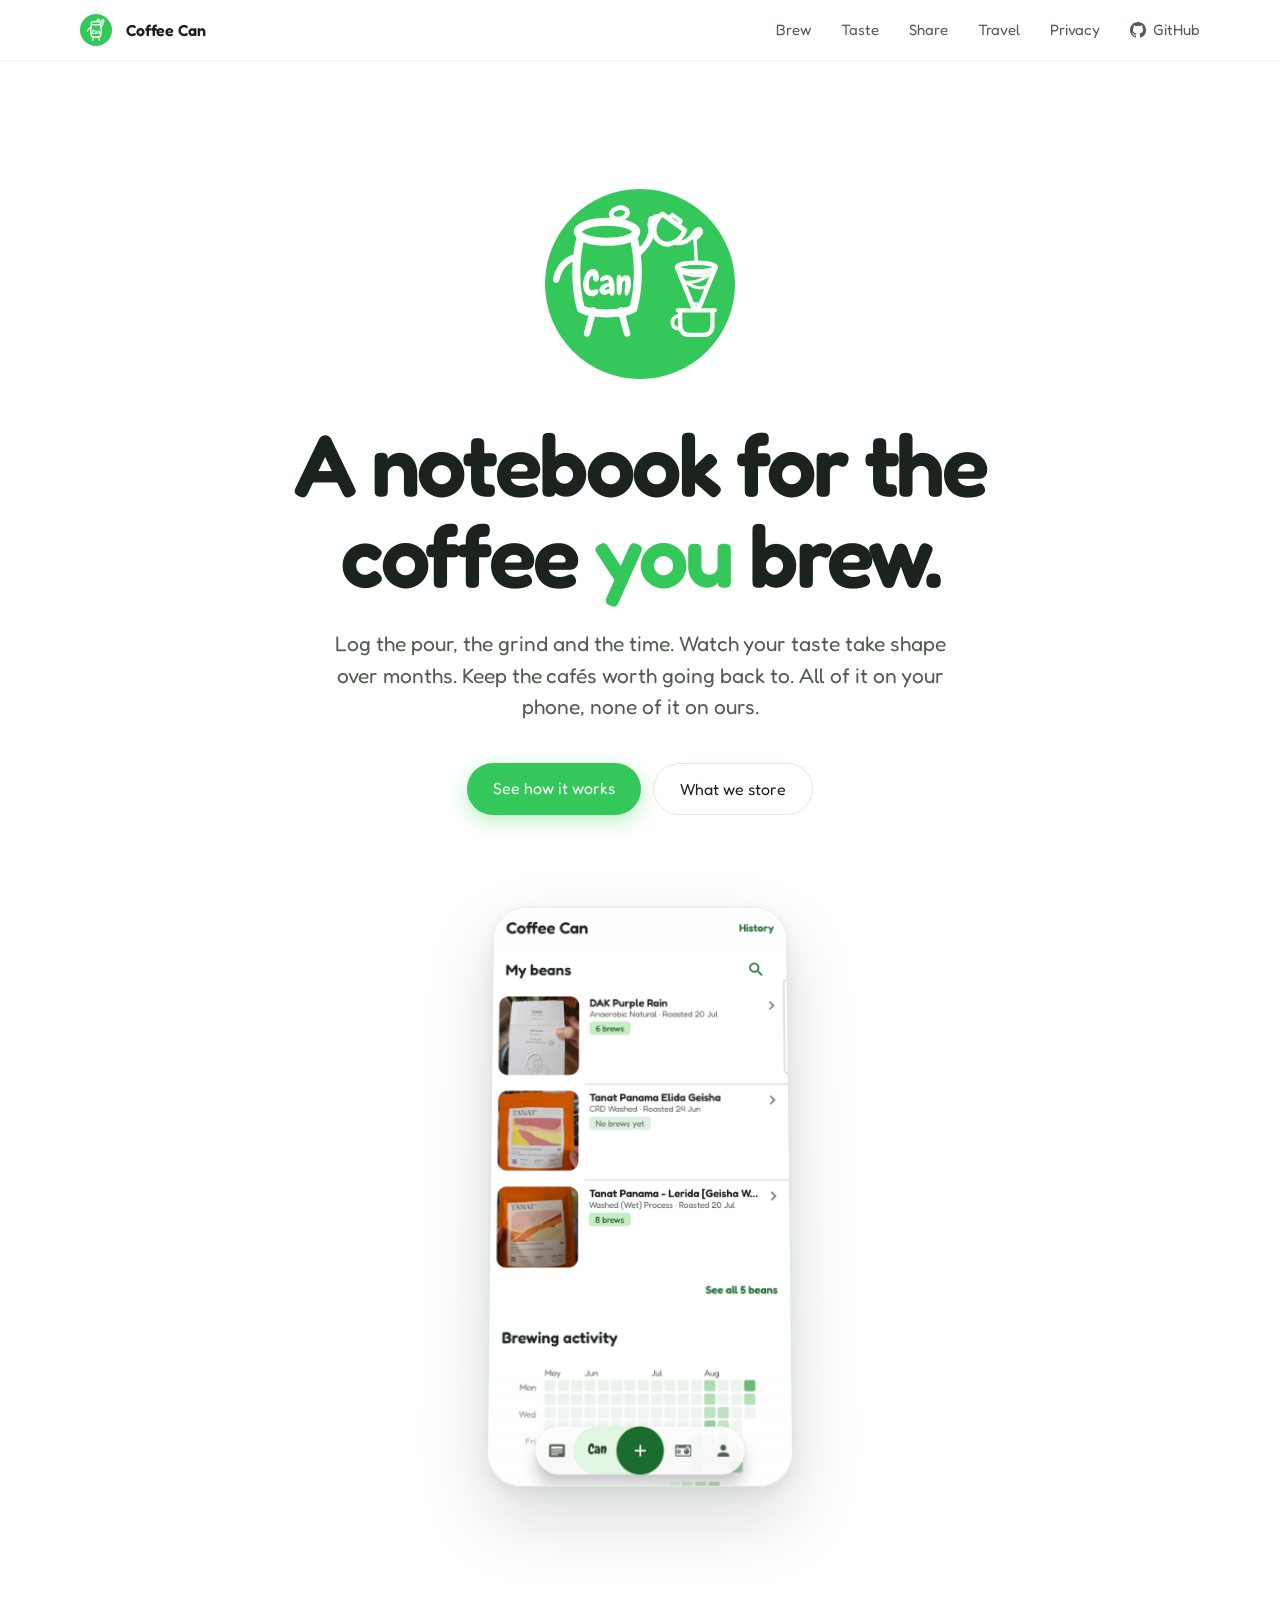
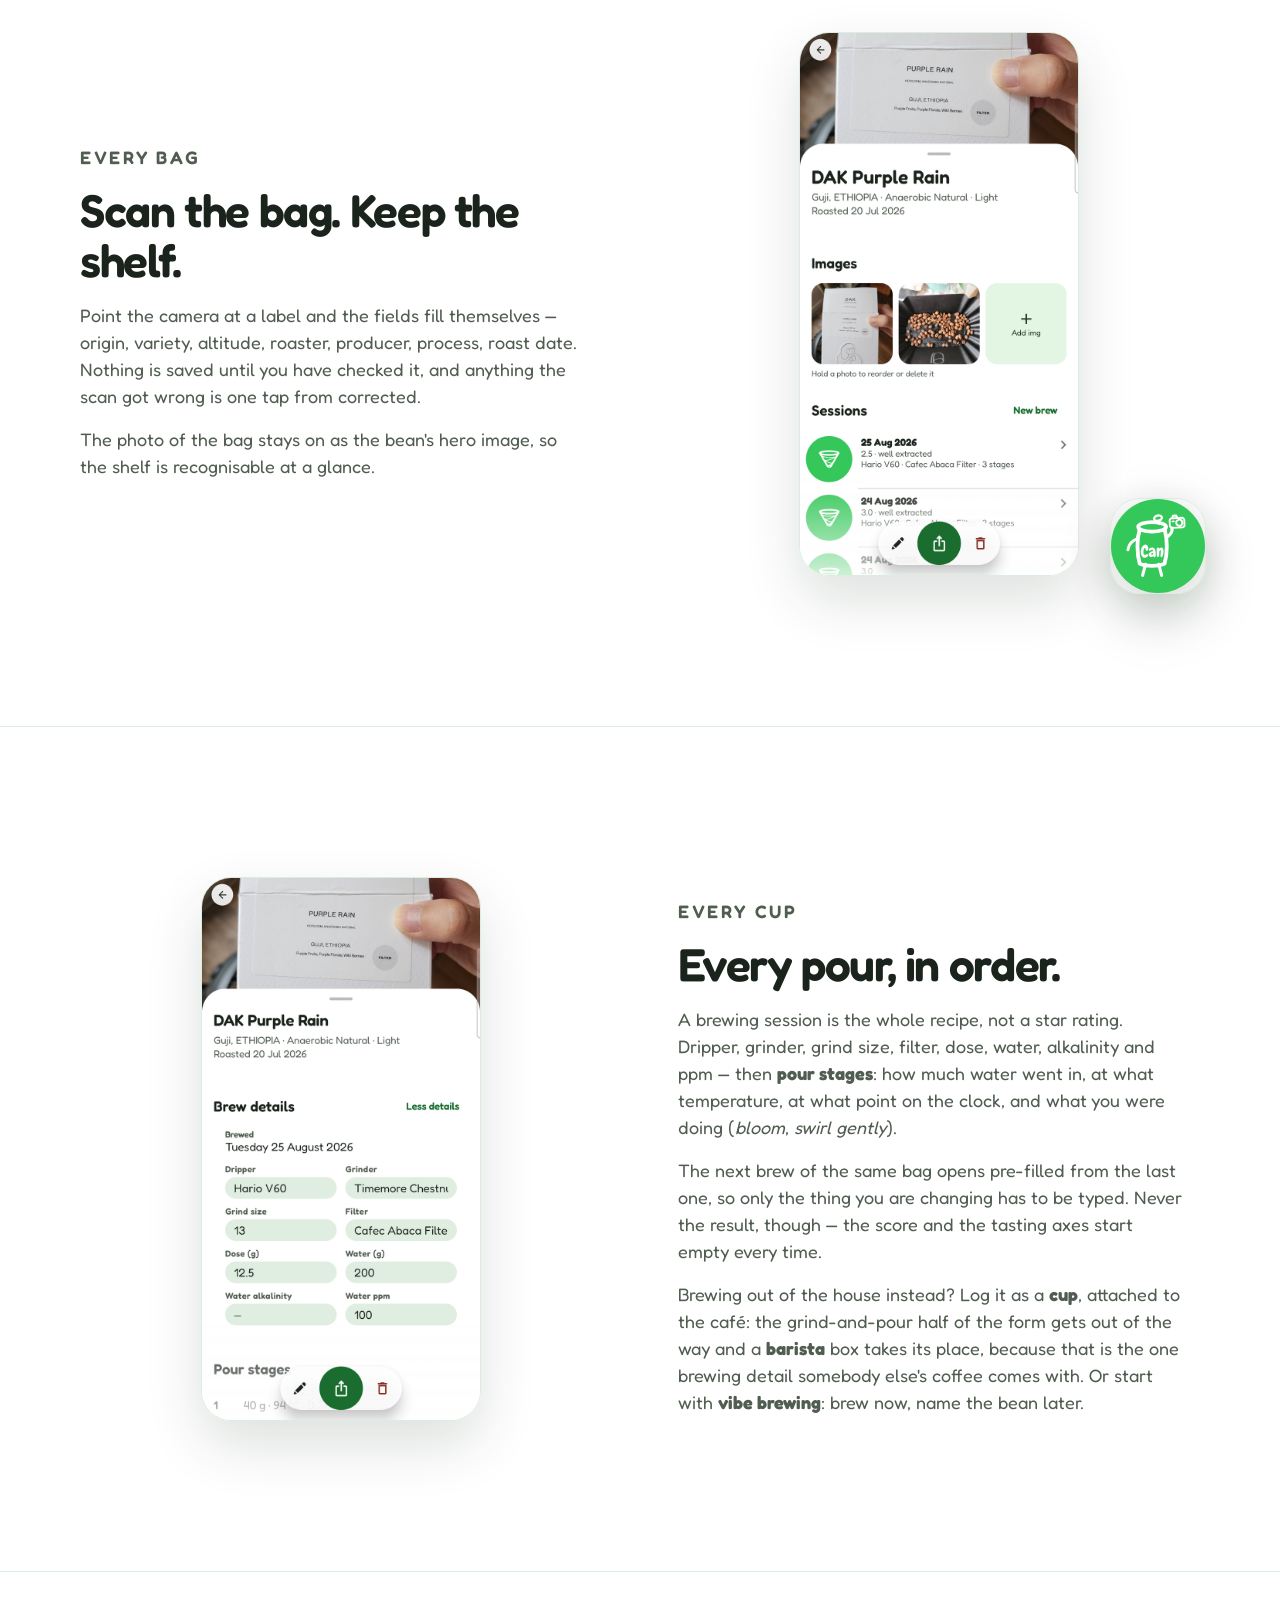
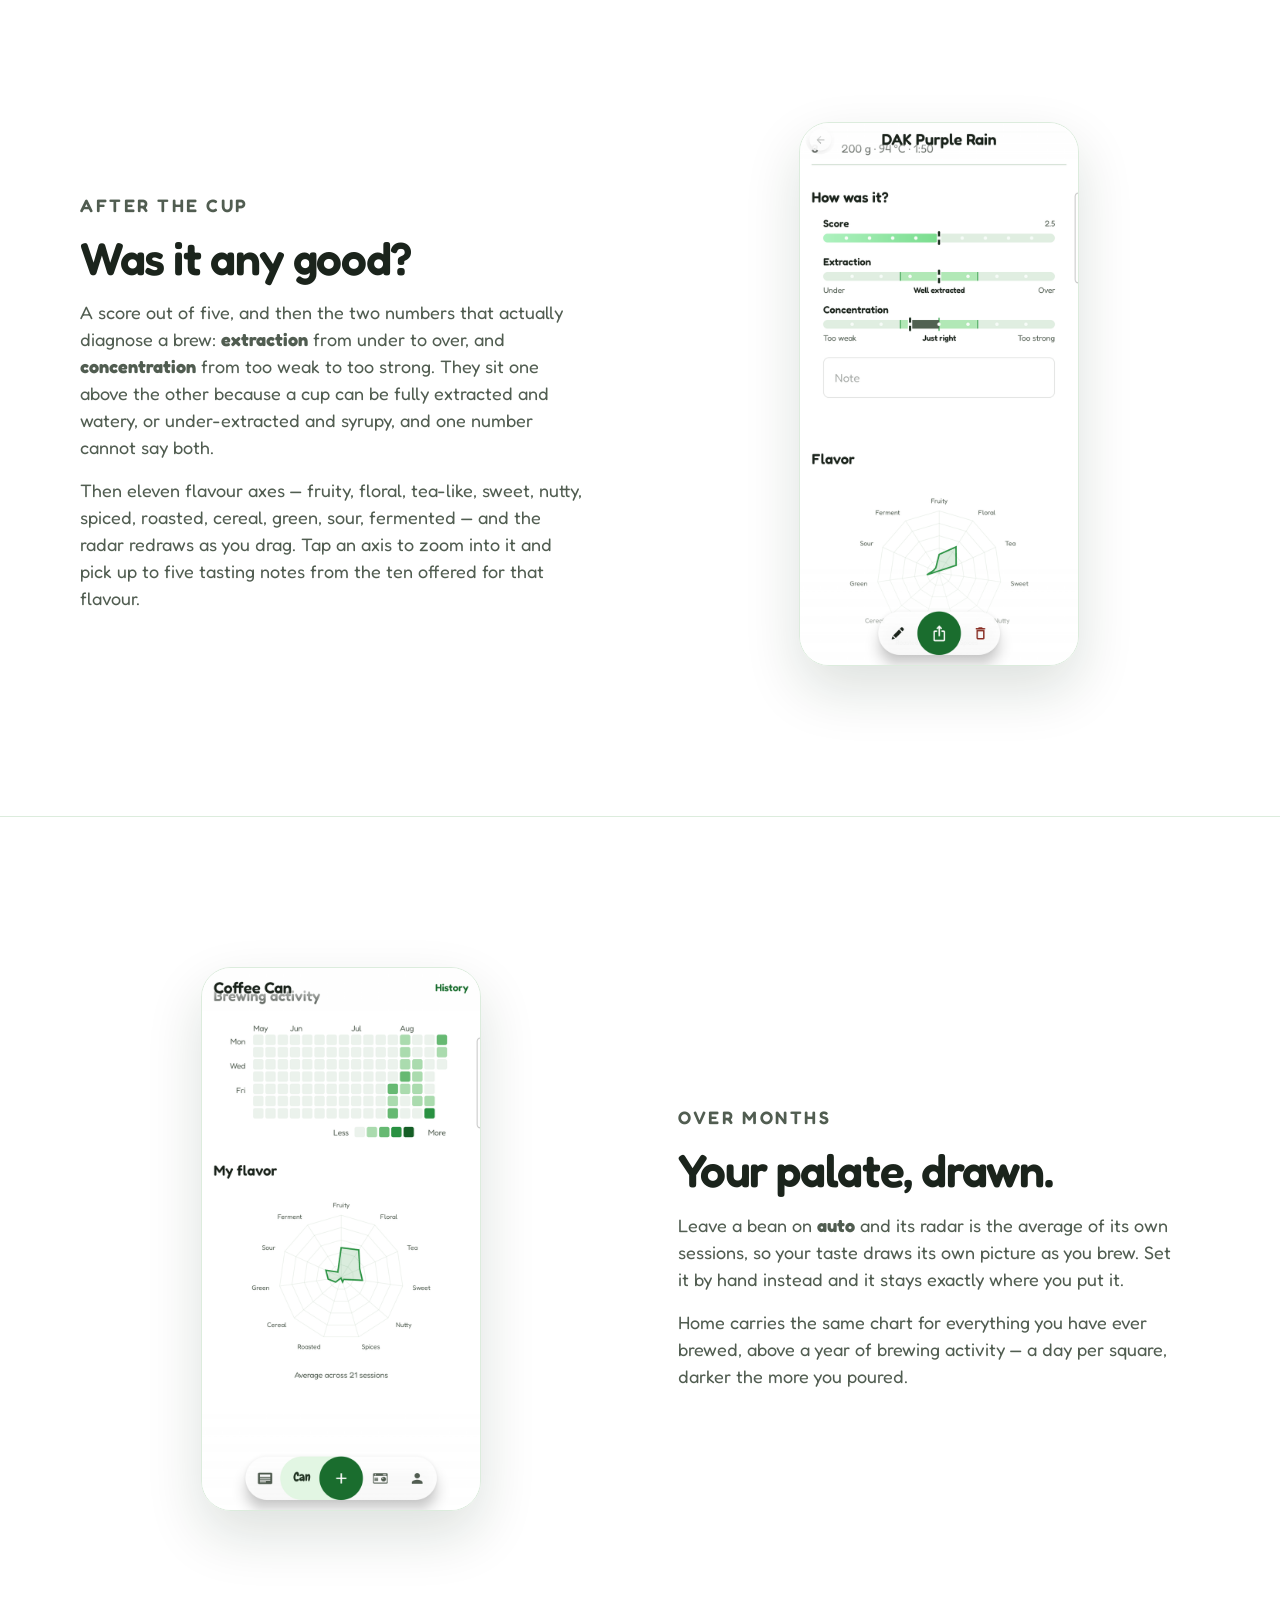
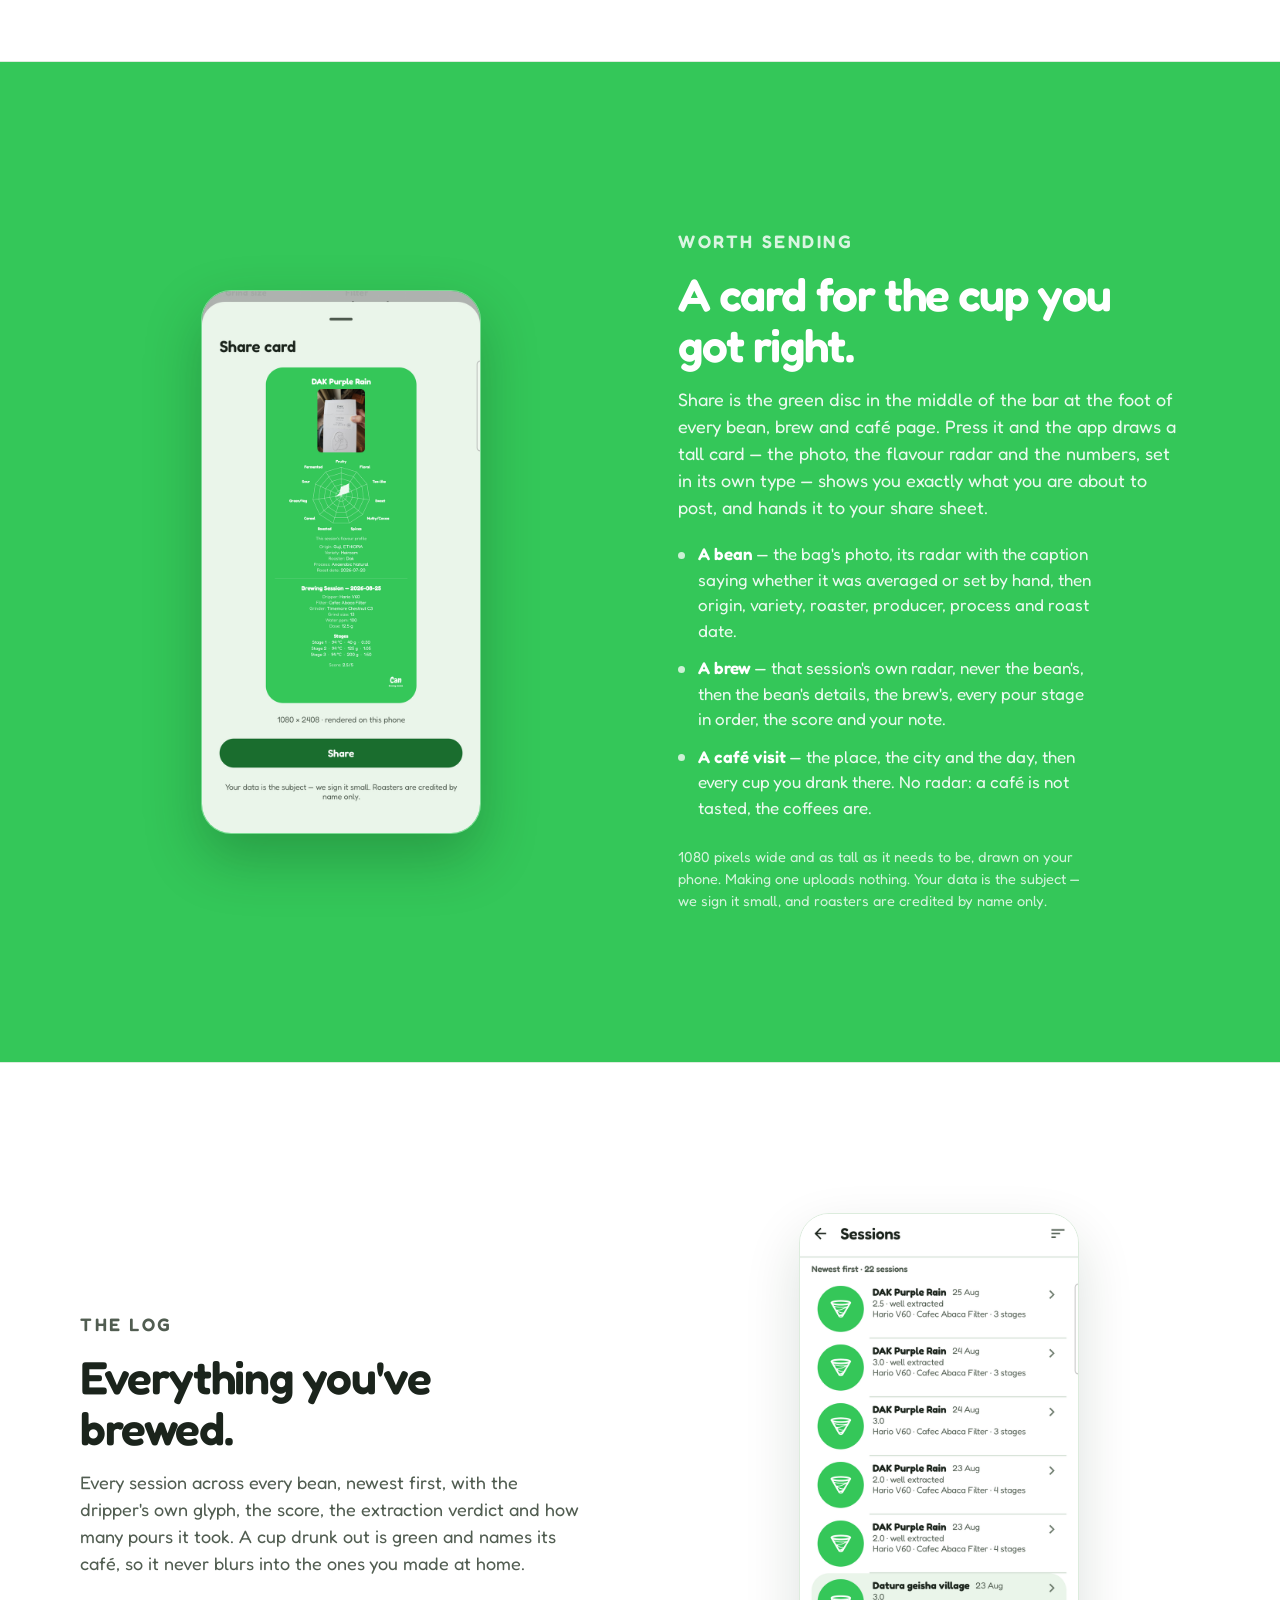
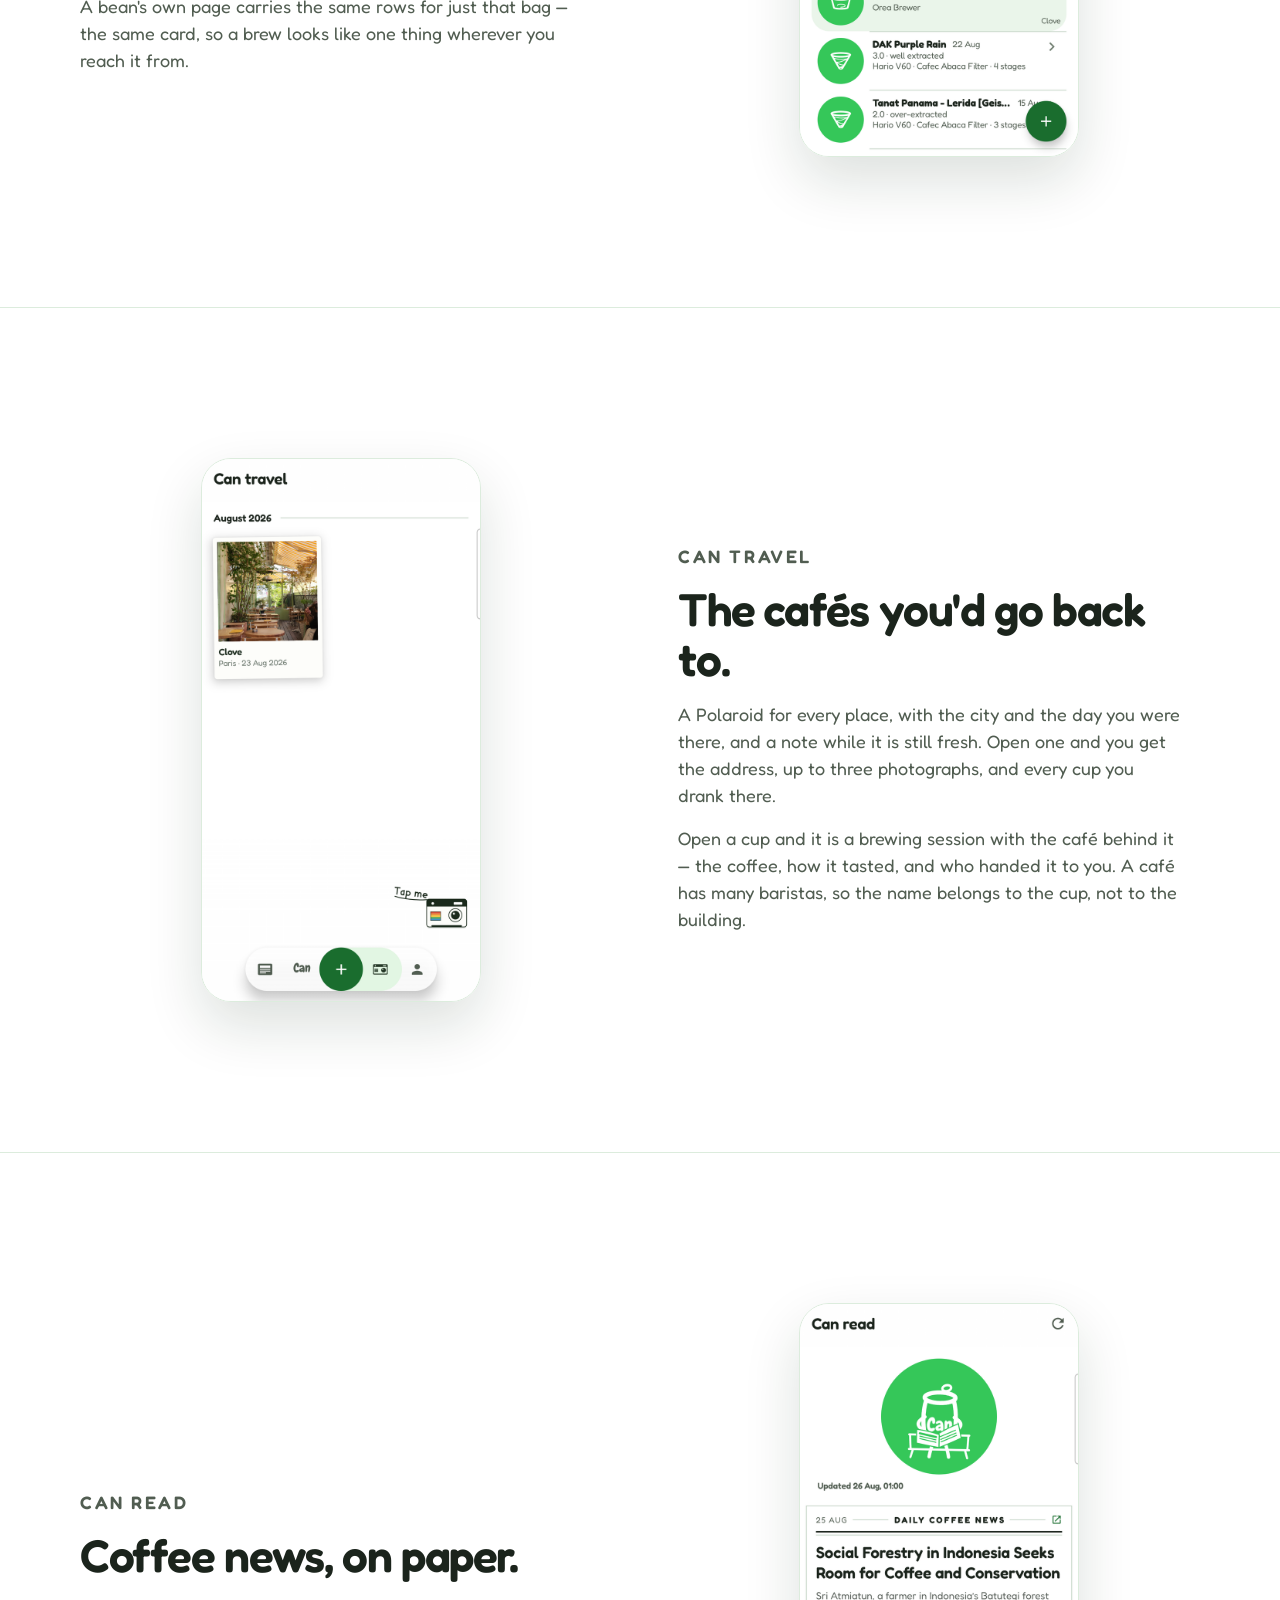
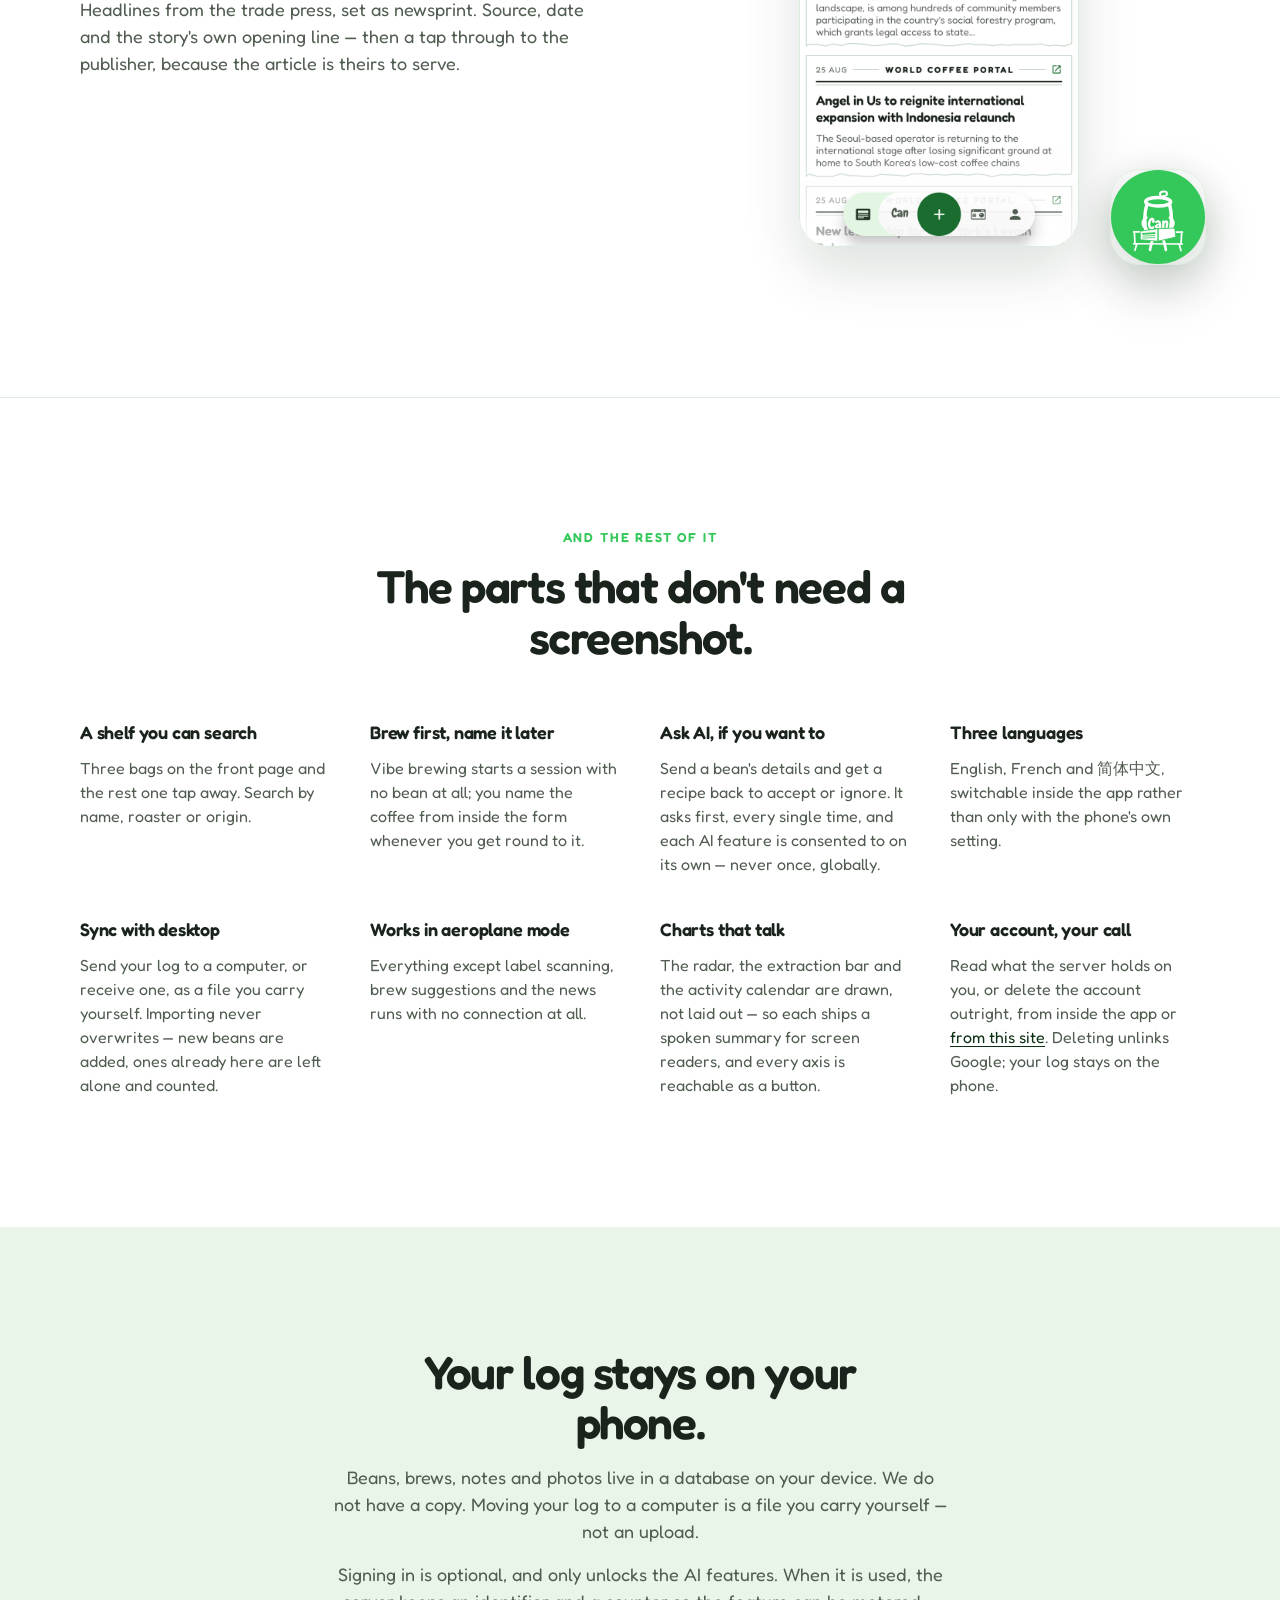
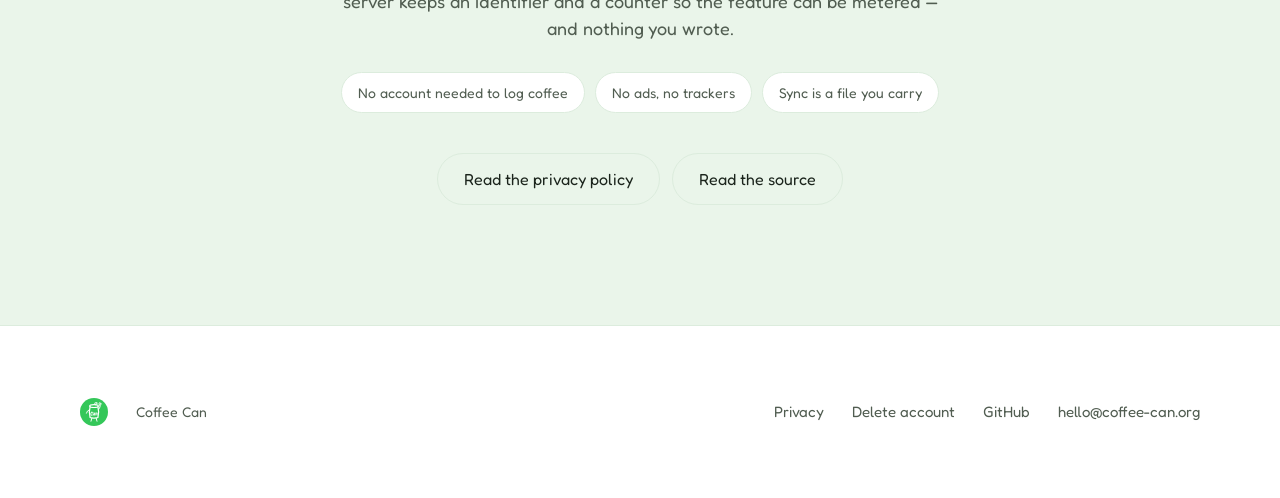
<file: coffee_website/index.html>
<!doctype html>
<html lang="en">
<head>
<meta charset="utf-8">
<meta name="viewport" content="width=device-width, initial-scale=1">
<title>Coffee Can — a notebook for the coffee you brew</title>
<meta name="description" content="Log every pour-over, watch your taste take shape, and keep the cafés you loved. Coffee Can is a coffee notebook for Android.">
<meta name="theme-color" content="#34C759">
<link rel="icon" href="assets/canboy.svg" type="image/svg+xml">
<meta property="og:title" content="Coffee Can">
<meta property="og:description" content="A notebook for the coffee you brew.">
<meta property="og:type" content="website">
<meta property="og:url" content="https://coffee-can.org/">
<link rel="preconnect" href="https://fonts.googleapis.com">
<link rel="preconnect" href="https://fonts.gstatic.com" crossorigin>
<link href="https://fonts.googleapis.com/css2?family=Fredoka:wght@400;500;600&display=swap" rel="stylesheet">
<link rel="stylesheet" href="style.css">
</head>
<body>

<header>
  <div class="wrap">
    <img src="assets/canboy.svg" alt="">
    <b>Coffee Can</b>
    <nav>
      <a href="#brew">Brew</a>
      <a href="#taste">Taste</a>
      <a href="#share">Share</a>
      <a href="#travel">Travel</a>
      <a href="privacy/">Privacy</a>
      <a class="gh" href="https://github.com/raulniconico/local_agent" rel="noopener">
        <svg viewBox="0 0 16 16" aria-hidden="true" width="16" height="16"><path fill="currentColor" d="M8 0C3.58 0 0 3.58 0 8c0 3.54 2.29 6.53 5.47 7.59.4.07.55-.17.55-.38 0-.19-.01-.82-.01-1.49-2.01.37-2.53-.49-2.69-.94-.09-.23-.48-.94-.82-1.13-.28-.15-.68-.52-.01-.53.63-.01 1.08.58 1.23.82.72 1.21 1.87.87 2.33.66.07-.52.28-.87.51-1.07-1.78-.2-3.64-.89-3.64-3.95 0-.87.31-1.59.82-2.15-.08-.2-.36-1.02.08-2.12 0 0 .67-.21 2.2.82a7.4 7.4 0 0 1 2-.27c.68 0 1.36.09 2 .27 1.53-1.04 2.2-.82 2.2-.82.44 1.1.16 1.92.08 2.12.51.56.82 1.27.82 2.15 0 3.07-1.87 3.75-3.65 3.95.29.25.54.73.54 1.48 0 1.07-.01 1.93-.01 2.2 0 .21.15.46.55.38A8.01 8.01 0 0 0 16 8c0-4.42-3.58-8-8-8Z"/></svg>
        <span>GitHub</span>
      </a>
    </nav>
  </div>
</header>

<main>

  <section class="hero wrap">
    <img class="hero-mark" src="assets/canboy-v60.svg" alt="Can-boy brewing a pour-over">
    <h1>A notebook for the coffee <em>you</em> brew.</h1>
    <p class="lede">
      Log the pour, the grind and the time. Watch your taste take shape over
      months. Keep the cafés worth going back to. All of it on your phone,
      none of it on ours.
    </p>
    <div class="cta">
      <a class="btn btn-primary" href="#scan">See how it works</a>
      <a class="btn btn-ghost" href="#privacy">What we store</a>
    </div>
    <div class="hero-shot">
      <img src="assets/shot-home.png" width="720" height="1404"
           alt="The Coffee Can home screen, showing a shelf of beans and a brewing-activity calendar">
    </div>
  </section>

  <section class="feature reveal" id="scan">
    <div class="wrap">
      <div class="copy">
        <p class="eyebrow">Every bag</p>
        <h2>Scan the bag. Keep the shelf.</h2>
        <p>
          Point the camera at a label and the fields fill themselves — origin,
          variety, altitude, roaster, producer, process, roast date. Nothing is
          saved until you have checked it, and anything the scan got wrong is
          one tap from corrected.
        </p>
        <p>
          The photo of the bag stays on as the bean's hero image, so the shelf
          is recognisable at a glance.
        </p>
      </div>
      <div class="shot">
        <img src="assets/shot-bean.png" width="720" height="1404"
             alt="A bean page showing origin, process, roast level and past brews">
        <img class="mascot" src="assets/canboy-camera.svg" alt="">
      </div>
    </div>
  </section>

  <section class="feature flip reveal" id="brew">
    <div class="wrap">
      <div class="copy">
        <p class="eyebrow">Every cup</p>
        <h2>Every pour, in order.</h2>
        <p>
          A brewing session is the whole recipe, not a star rating. Dripper,
          grinder, grind size, filter, dose, water, alkalinity and
          ppm — then <b>pour stages</b>: how much water went in, at what
          temperature, at what point on the clock, and what you were doing
          (<em>bloom</em>, <em>swirl gently</em>).
        </p>
        <p>
          The next brew of the same bag opens pre-filled from the last one, so
          only the thing you are changing has to be typed. Never the result,
          though — the score and the tasting axes start empty every time.
        </p>
        <p>
          Brewing out of the house instead? Log it as a <b>cup</b>, attached to
          the café: the grind-and-pour half of the form gets out of the way and
          a <b>barista</b> box takes its place, because that is the one brewing
          detail somebody else's coffee comes with. Or start with <b>vibe
          brewing</b>: brew now, name the bean later.
        </p>
      </div>
      <div class="shot">
        <img src="assets/shot-brew.png" width="720" height="1404"
             alt="A brew session: the bag's photo as the page header, then Brew details — brewed date, dripper, grinder, grind size, filter, dose, water, alkalinity and ppm — with Pour stages under them and modify, share and delete floating at the foot">
      </div>
    </div>
  </section>

  <section class="feature reveal" id="score">
    <div class="wrap">
      <div class="copy">
        <p class="eyebrow">After the cup</p>
        <h2>Was it any good?</h2>
        <p>
          A score out of five, and then the two numbers that actually diagnose
          a brew: <b>extraction</b> from under to over, and <b>concentration</b>
          from too weak to too strong. They sit one above the other because a
          cup can be fully extracted and watery, or under-extracted and syrupy,
          and one number cannot say both.
        </p>
        <p>
          Then eleven flavour axes — fruity, floral, tea-like, sweet, nutty,
          spiced, roasted, cereal, green, sour, fermented — and the radar
          redraws as you drag. Tap an axis to zoom into it and pick up to five
          tasting notes from the ten offered for that flavour.
        </p>
      </div>
      <div class="shot">
        <img src="assets/shot-score.png" width="720" height="1404"
             alt="How was it? — a score slider, an extraction bar from under to over, a concentration bar from too weak to too strong, a note, and the eleven-axis flavour radar">
      </div>
    </div>
  </section>

  <section class="feature flip reveal" id="taste">
    <div class="wrap">
      <div class="copy">
        <p class="eyebrow">Over months</p>
        <h2>Your palate, drawn.</h2>
        <p>
          Leave a bean on <b>auto</b> and its radar is the average of its own
          sessions, so your taste draws its own picture as you brew. Set it by
          hand instead and it stays exactly where you put it.
        </p>
        <p>
          Home carries the same chart for everything you have ever brewed,
          above a year of brewing activity — a day per square, darker the more
          you poured.
        </p>
      </div>
      <div class="shot">
        <img src="assets/shot-radar.png" width="720" height="1404"
             alt="A brewing-activity calendar above My flavor — an eleven-axis radar averaged across twenty-one sessions">
      </div>
    </div>
  </section>

  <section class="feature flip reveal band-brand" id="share">
    <div class="wrap">
      <div class="copy">
        <p class="eyebrow">Worth sending</p>
        <h2>A card for the cup you got right.</h2>
        <p>
          Share is the green disc in the middle of the bar at the foot of every
          bean, brew and café page. Press it and the app draws a tall card —
          the photo, the flavour radar and the numbers, set in its own type —
          shows you exactly what you are about to post, and hands it to your
          share sheet.
        </p>
        <ul class="what">
          <li><b>A bean</b> — the bag's photo, its radar with the caption
            saying whether it was averaged or set by hand, then origin,
            variety, roaster, producer, process and roast date.</li>
          <li><b>A brew</b> — that session's own radar, never the bean's, then
            the bean's details, the brew's, every pour stage in order, the
            score and your note.</li>
          <li><b>A café visit</b> — the place, the city and the day, then every
            cup you drank there. No radar: a café is not tasted, the coffees
            are.</li>
        </ul>
        <p class="fineprint">
          1080 pixels wide and as tall as it needs to be, drawn on your phone.
          Making one uploads nothing. Your data is the subject — we sign it
          small, and roasters are credited by name only.
        </p>
      </div>
      <div class="shot">
        <img src="assets/shot-share.png" width="720" height="1404"
             alt="The share sheet: a preview of the green card for a DAK Purple Rain brew — photo, flavour radar, bean details, the brew's own details, three pour stages and the score — above the line reading 1080 by 2408, rendered on this phone">
      </div>
    </div>
  </section>

  <section class="feature reveal" id="history">
    <div class="wrap">
      <div class="copy">
        <p class="eyebrow">The log</p>
        <h2>Everything you've brewed.</h2>
        <p>
          Every session across every bean, newest first, with the dripper's own
          glyph, the score, the extraction verdict and how many pours it took.
          A cup drunk out is green and names its café, so it never blurs into
          the ones you made at home.
        </p>
        <p>
          A bean's own page carries the same rows for just that bag — the same
          card, so a brew looks like one thing wherever you reach it from.
        </p>
      </div>
      <div class="shot">
        <img src="assets/shot-sessions.png" width="720" height="1404"
             alt="Sessions: twenty-two brews newest first, each with its dripper glyph, score, extraction verdict and stage count; one green row is a cup drunk at Clove in Paris">
      </div>
    </div>
  </section>

  <section class="feature flip reveal" id="travel">
    <div class="wrap">
      <div class="copy">
        <p class="eyebrow">Can travel</p>
        <h2>The cafés you'd go back to.</h2>
        <p>
          A Polaroid for every place, with the city and the day you were
          there, and a note while it is still fresh. Open one and you get the
          address, up to three photographs, and every cup you drank there.
        </p>
        <p>
          Open a cup and it is a brewing session with the café behind it — the
          coffee, how it tasted, and who handed it to you. A café has many
          baristas, so the name belongs to the cup, not to the building.
        </p>
      </div>
      <div class="shot">
        <img src="assets/shot-travel.png" width="720" height="1404"
             alt="Can travel, showing a Polaroid of a café in Paris">
      </div>
    </div>
  </section>

  <section class="feature reveal" id="read">
    <div class="wrap">
      <div class="copy">
        <p class="eyebrow">Can read</p>
        <h2>Coffee news, on paper.</h2>
        <p>
          Headlines from the trade press, set as newsprint. Source, date and
          the story's own opening line — then a tap through to the publisher,
          because the article is theirs to serve.
        </p>
      </div>
      <div class="shot">
        <img src="assets/shot-news.png" width="720" height="1404"
             alt="Can read, showing news headlines set as newspaper sheets">
        <img class="mascot" src="assets/canboy-news.svg" alt="">
      </div>
    </div>
  </section>

  <section class="grid-band reveal" id="more">
    <div class="wrap">
      <p class="eyebrow">And the rest of it</p>
      <h2>The parts that don't need a screenshot.</h2>
      <div class="grid">
        <div>
          <h3>A shelf you can search</h3>
          <p>Three bags on the front page and the rest one tap away. Search by
             name, roaster or origin.</p>
        </div>
        <div>
          <h3>Brew first, name it later</h3>
          <p>Vibe brewing starts a session with no bean at all; you name the
             coffee from inside the form whenever you get round to it.</p>
        </div>
        <div>
          <h3>Ask AI, if you want to</h3>
          <p>Send a bean's details and get a recipe back to accept or ignore.
             It asks first, every single time, and each AI feature is consented
             to on its own — never once, globally.</p>
        </div>
        <div>
          <h3>Three languages</h3>
          <p>English, French and 简体中文, switchable inside the app rather than
             only with the phone's own setting.</p>
        </div>
        <div>
          <h3>Sync with desktop</h3>
          <p>Send your log to a computer, or receive one, as a file you carry
             yourself. Importing never overwrites — new beans are added, ones
             already here are left alone and counted.</p>
        </div>
        <div>
          <h3>Works in aeroplane mode</h3>
          <p>Everything except label scanning, brew suggestions and the news
             runs with no connection at all.</p>
        </div>
        <div>
          <h3>Charts that talk</h3>
          <p>The radar, the extraction bar and the activity calendar are drawn,
             not laid out — so each ships a spoken summary for screen readers,
             and every axis is reachable as a button.</p>
        </div>
        <div>
          <h3>Your account, your call</h3>
          <p>Read what the server holds on you, or delete the account outright,
             from inside the app or <a href="delete/">from this site</a>.
             Deleting unlinks Google; your log stays on the phone.</p>
        </div>
      </div>
    </div>
  </section>

  <section class="band reveal" id="privacy">
    <div class="wrap">
      <h2>Your log stays on your phone.</h2>
      <p>
        Beans, brews, notes and photos live in a database on your device. We
        do not have a copy. Moving your log to a computer is a file you carry
        yourself — not an upload.
      </p>
      <p>
        Signing in is optional, and only unlocks the AI features. When it is
        used, the server keeps an identifier and a counter so the feature can
        be metered — and nothing you wrote.
      </p>
      <div class="pills">
        <span class="pill">No account needed to log coffee</span>
        <span class="pill">No ads, no trackers</span>
        <span class="pill">Sync is a file you carry</span>
      </div>
      <div class="cta" style="justify-content:center">
        <a class="btn btn-ghost" href="privacy/">Read the privacy policy</a>
        <a class="btn btn-ghost" href="https://github.com/raulniconico/local_agent" rel="noopener">Read the source</a>
      </div>
    </div>
  </section>

</main>

<footer>
  <div class="wrap">
    <img src="assets/canboy.svg" alt="" width="28" height="28">
    <small>Coffee Can</small>
    <span class="sp"></span>
    <a href="privacy/">Privacy</a>
    <a href="delete/">Delete account</a>
    <a href="https://github.com/raulniconico/local_agent" rel="noopener">GitHub</a>
    <a href="mailto:hello@coffee-can.org">hello@coffee-can.org</a>
  </div>
</footer>

<script>
  // Reveal on scroll. Guarded so the page is fully legible without JS and on
  // reduced-motion, where the CSS already opts out of the transform.
  if ('IntersectionObserver' in window) {
    const io = new IntersectionObserver((entries) => {
      for (const e of entries) {
        if (e.isIntersecting) { e.target.classList.add('in'); io.unobserve(e.target); }
      }
    }, { rootMargin: '0px 0px -12% 0px' });
    document.querySelectorAll('.reveal').forEach((el) => io.observe(el));
  } else {
    document.querySelectorAll('.reveal').forEach((el) => el.classList.add('in'));
  }

  // --- the screenshot lightbox ------------------------------------------
  //
  // Click a shot: it grows to the middle of the window while the page behind
  // it blurs. A PROGRESSIVE ENHANCEMENT -- none of this is in the markup, so
  // with JS off or without <dialog>.showModal() the shots stay ordinary
  // images at the size the layout gives them.
  (function () {
    // `:not(.mascot)` -- the corner can-boys live inside `.shot` and are
    // decoration, not screenshots.
    const shots = document.querySelectorAll('.shot img:not(.mascot), .hero-shot img');
    if (!shots.length || !window.HTMLDialogElement || !HTMLDialogElement.prototype.showModal) return;

    const dialog = document.createElement('dialog');
    dialog.className = 'lightbox';
    const scrim = document.createElement('div');
    scrim.className = 'lb-scrim';
    const stage = document.createElement('div');
    stage.className = 'lb-stage';
    const big = document.createElement('img');
    stage.appendChild(big);
    dialog.append(scrim, stage);
    document.body.appendChild(dialog);

    const still = matchMedia('(prefers-reduced-motion: reduce)');
    let origin = null;

    // THE FLIP, with a centred transform-origin: map the final centred rect
    // back onto the thumbnail with one translate and one scale.
    function toThumb(rect) {
      const to = big.getBoundingClientRect();
      if (!to.width || !to.height) return '';   // nothing measured yet
      const s = rect.width / to.width;
      const dx = (rect.left + rect.width / 2) - (to.left + to.width / 2);
      const dy = (rect.top + rect.height / 2) - (to.top + to.height / 2);
      return `translate(${dx}px, ${dy}px) scale(${s})`;
    }

    function open(img) {
      origin = img;
      big.src = img.currentSrc || img.src;
      big.alt = img.alt;
      // THE INTRINSIC SIZE IS COPIED ACROSS, and this is the bug that made the
      // first cut of this land jammed against the top-left corner at ten times
      // its size. A fresh <img> has no layout size until its bitmap is
      // available, so measuring it in the same tick returned 0x0 -- and a FLIP
      // scale of thumbnailWidth/0 is a transform the browser then had nothing
      // sane to animate from. Handing over width/height gives the element its
      // aspect ratio immediately, so CSS can fit it on the very first frame.
      const nw = img.naturalWidth || img.width;
      const nh = img.naturalHeight || img.height;
      if (nw && nh) { big.width = nw; big.height = nh; }

      const from = img.getBoundingClientRect();
      dialog.showModal();

      // ONE FORCED REFLOW, NOT TWO ANIMATION FRAMES, and the difference is
      // the whole reason this works. The obvious spelling -- nested
      // `requestAnimationFrame`, set the start transform in the first and
      // release it in the second -- looks right and silently does not run:
      // measured in headless Chrome, the inner callback never fired, leaving
      // the image parked on its thumbnail transform, translated off the
      // bottom of the window. What the browser actually needs is for the
      // start state to be *committed to style* before the transition is
      // armed, and reading a layout property is what guarantees that, in this
      // tick, with no dependence on when a frame happens to be scheduled.
      const start = still.matches ? '' : toThumb(from);
      if (start) big.style.transform = start;
      void dialog.offsetWidth;                  // commit: scrim at 0, image on the thumbnail
      dialog.classList.add('open', 'animate');  // arm both transitions
      big.style.transform = '';                 // ...and let it travel
    }

    function finish() {
      dialog.close();
      dialog.classList.remove('open', 'animate');
      big.style.transform = '';
      big.removeAttribute('width');
      big.removeAttribute('height');
    }

    function close() {
      if (!dialog.open) return;
      dialog.classList.remove('open');           // the frost fades out with it
      if (still.matches || !origin) { finish(); return; }
      // Recomputed, not remembered: the page may have been scrolled or resized
      // while the shot was up.
      const back = toThumb(origin.getBoundingClientRect());
      if (!back) { finish(); return; }
      big.style.transform = back;
      big.addEventListener('transitionend', finish, { once: true });
      // `transitionend` never fires when the property is already at its target
      // -- which happens if a shot is clicked at exactly the size it opens to.
      // Without this the dialog would stay up forever.
      setTimeout(() => { if (dialog.open) finish(); }, 600);
    }

    shots.forEach((img) => {
      img.tabIndex = 0;
      img.setAttribute('role', 'button');
      img.addEventListener('click', () => open(img));
      img.addEventListener('keydown', (e) => {
        if (e.key === 'Enter' || e.key === ' ') { e.preventDefault(); open(img); }
      });
    });

    // Anywhere puts it back -- the image included. There is nothing else in
    // here to hit, so a close button would be one more thing drawn over a
    // photograph.
    dialog.addEventListener('click', close);
    // Escape is <dialog>'s own; intercept it so the way back is animated too
    // rather than the image vanishing while the frost fades.
    dialog.addEventListener('cancel', (e) => { e.preventDefault(); close(); });
  })();
</script>
</body>
</html>
</file>
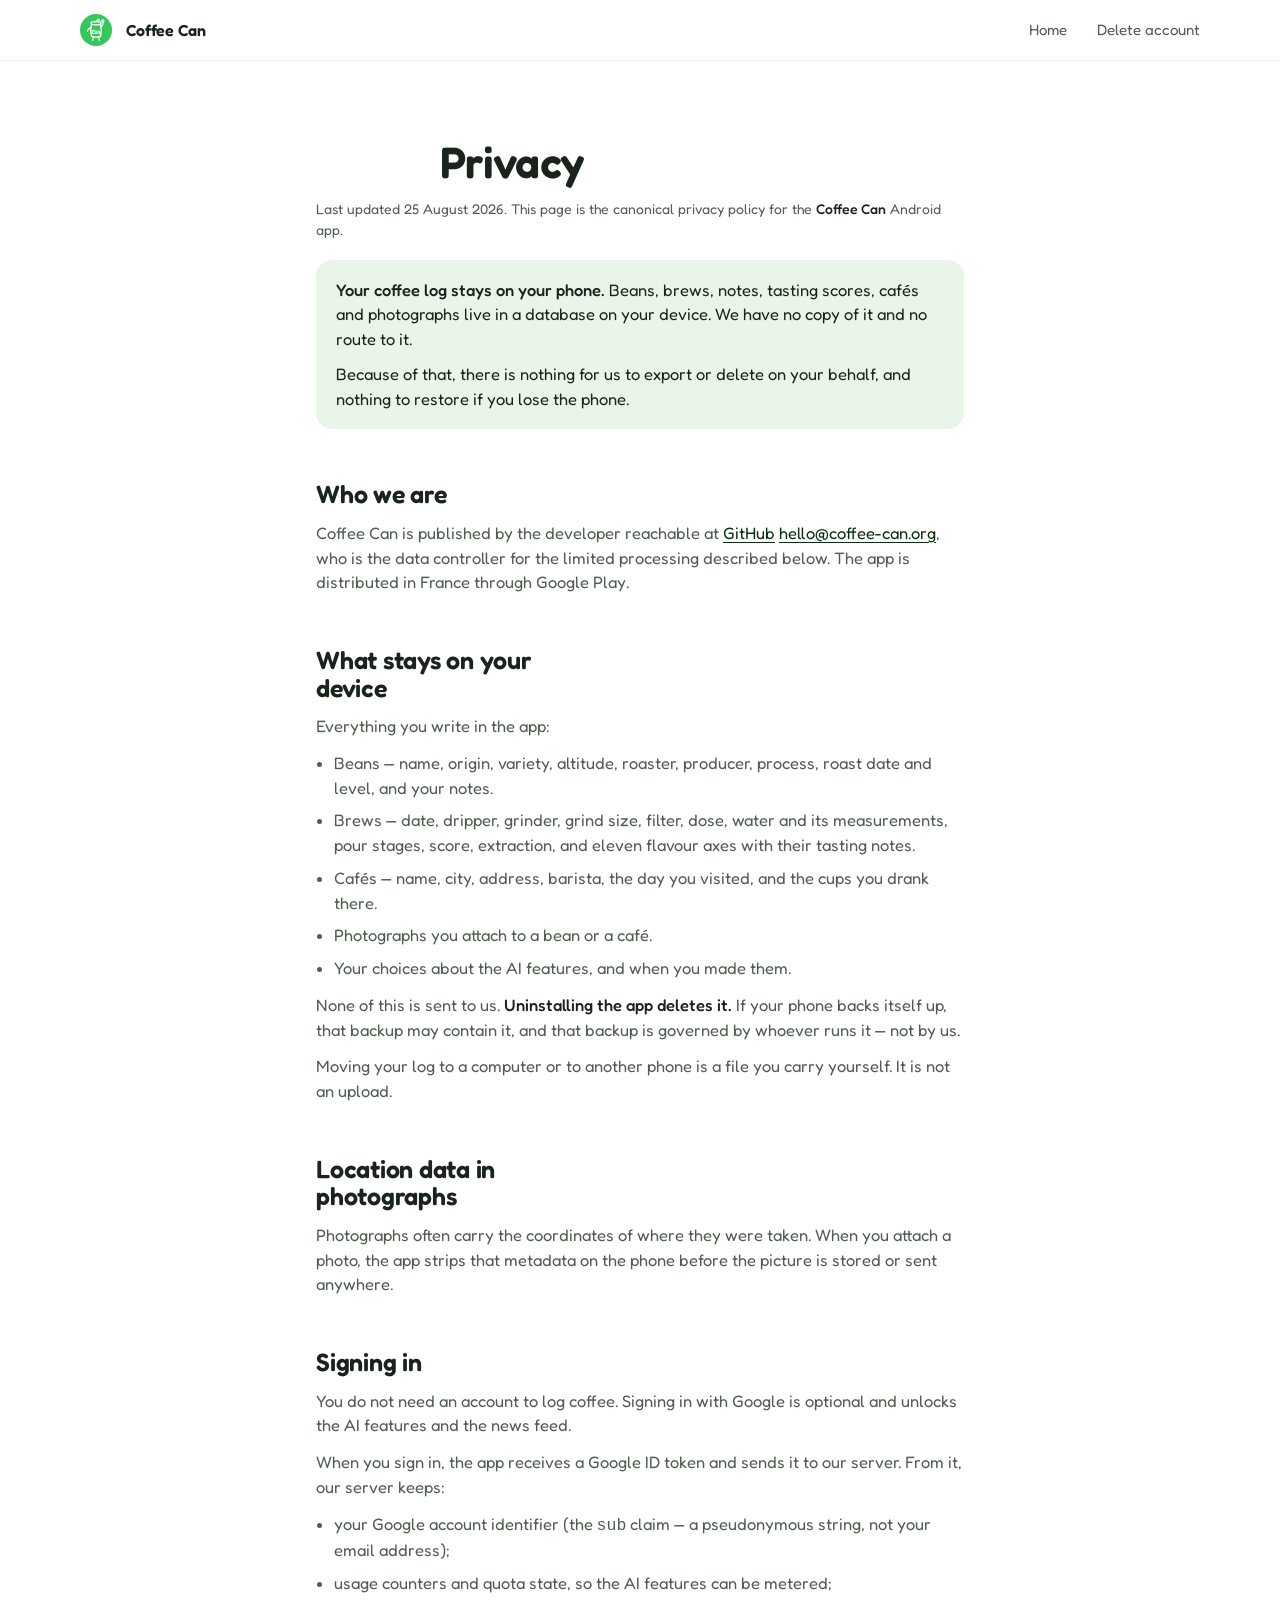
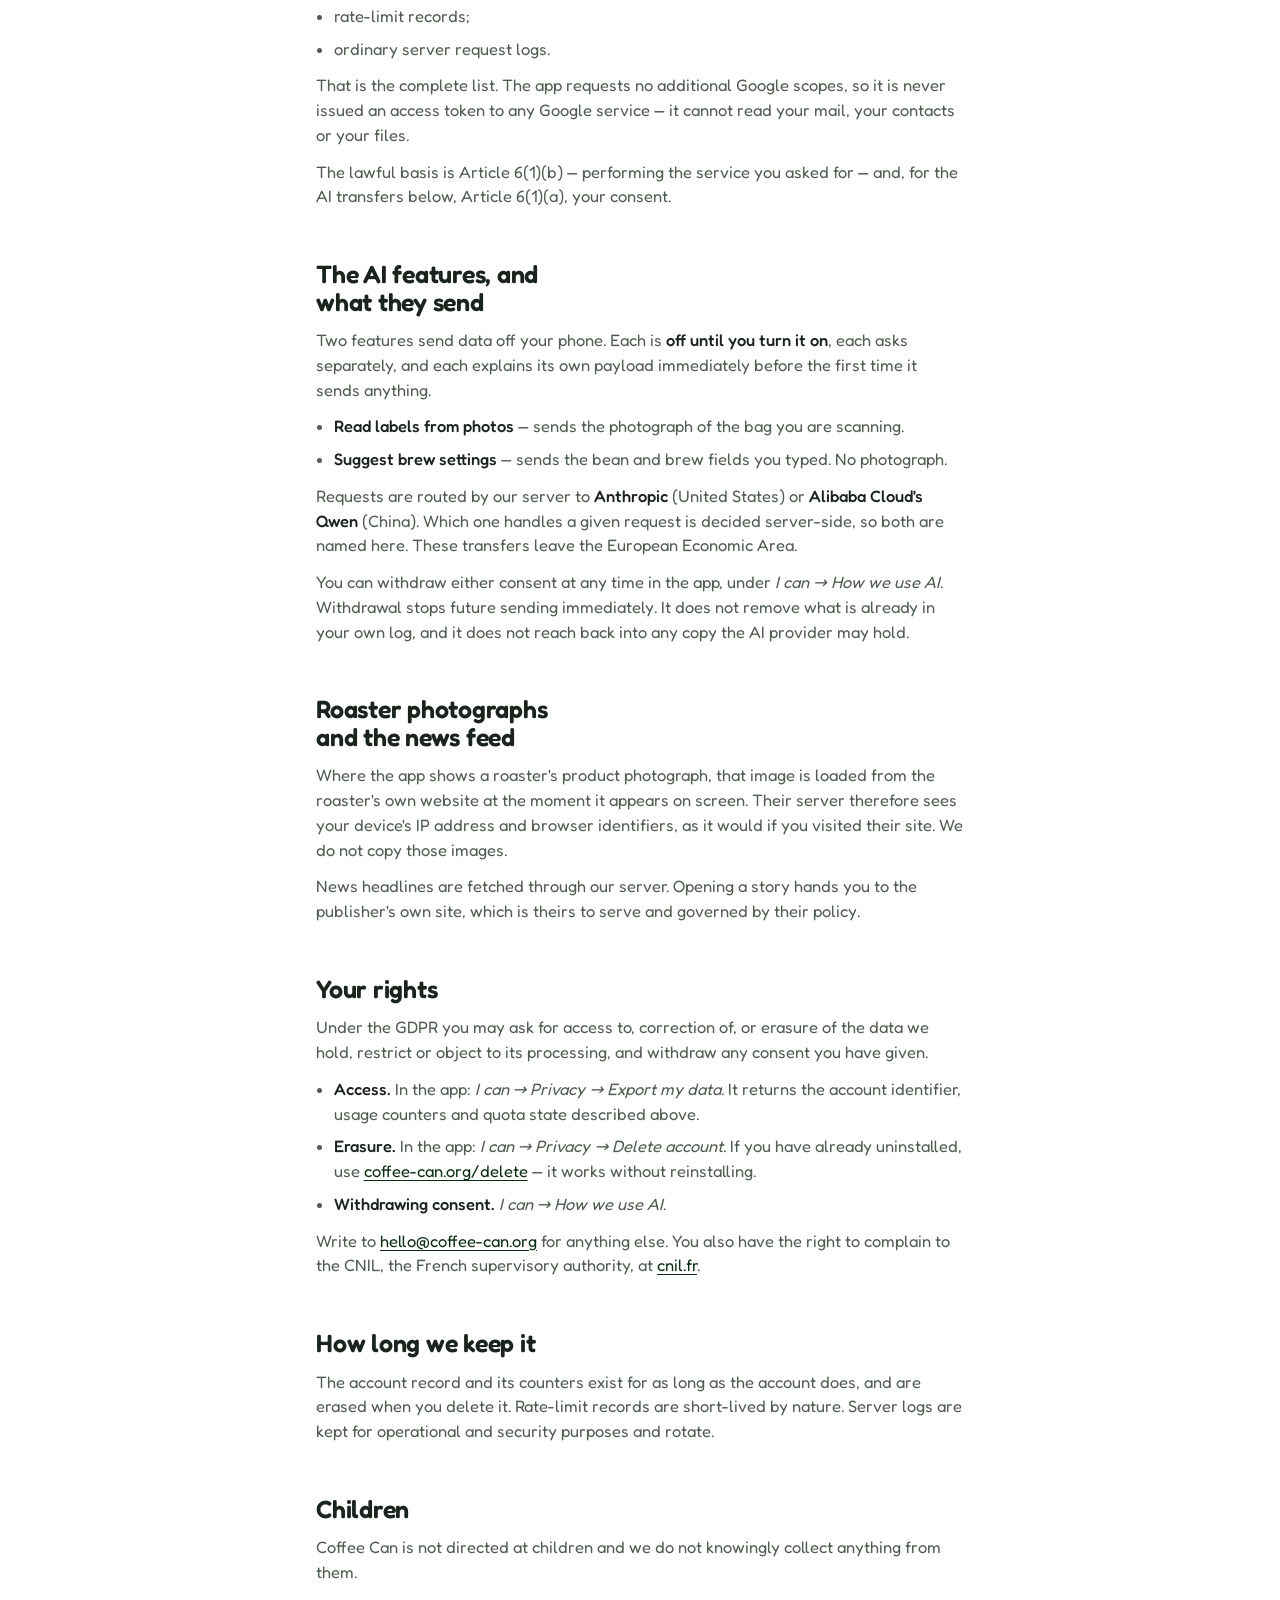
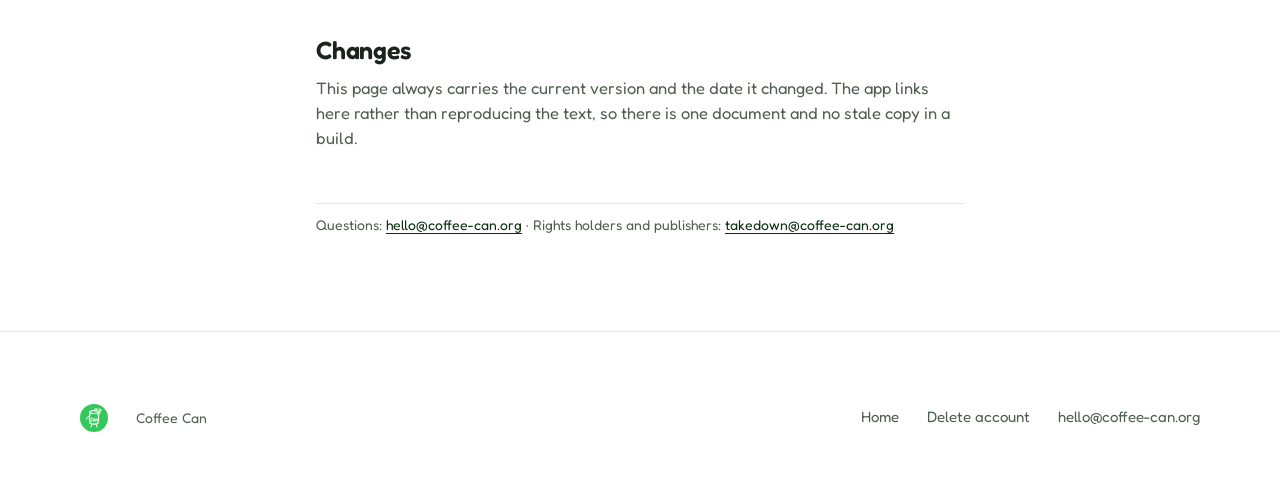
<file: coffee_website/privacy/index.html>
<!doctype html>
<html lang="en">
<head>
<meta charset="utf-8">
<meta name="viewport" content="width=device-width, initial-scale=1">
<title>Privacy — Coffee Can</title>
<meta name="description" content="What Coffee Can stores, what it sends, and what it does not have. The canonical privacy policy for the Coffee Can Android app.">
<meta name="theme-color" content="#34C759">
<link rel="icon" href="../assets/canboy.svg" type="image/svg+xml">
<link rel="preconnect" href="https://fonts.googleapis.com">
<link rel="preconnect" href="https://fonts.gstatic.com" crossorigin>
<link href="https://fonts.googleapis.com/css2?family=Fredoka:wght@400;500;600&display=swap" rel="stylesheet">
<link rel="stylesheet" href="../style.css">
</head>
<body>

<header>
  <div class="wrap">
    <a href="../" style="display:flex;align-items:center;gap:14px;text-decoration:none">
      <img src="../assets/canboy.svg" alt="">
      <b>Coffee Can</b>
    </a>
    <nav>
      <a href="../">Home</a>
      <a href="../delete/">Delete account</a>
    </nav>
  </div>
</header>

<main class="doc">
  <div class="wrap">

    <h1>Privacy</h1>
    <p class="updated">Last updated 25 August 2026. This page is the canonical
      privacy policy for the <strong>Coffee Can</strong> Android app.</p>

    <div class="note">
      <p><strong>Your coffee log stays on your phone.</strong> Beans, brews,
        notes, tasting scores, cafés and photographs live in a database on your
        device. We have no copy of it and no route to it.</p>
      <p>Because of that, there is nothing for us to export or delete on your
        behalf, and nothing to restore if you lose the phone.</p>
    </div>

    <h2>Who we are</h2>
    <p>Coffee Can is published by the developer reachable at
      <a href="https://github.com/raulniconico/local_agent" rel="noopener">GitHub</a>
    <a href="mailto:hello@coffee-can.org">hello@coffee-can.org</a>, who is the
      data controller for the limited processing described below. The app is
      distributed in France through Google Play.</p>

    <h2>What stays on your device</h2>
    <p>Everything you write in the app:</p>
    <ul>
      <li>Beans — name, origin, variety, altitude, roaster, producer, process,
        roast date and level, and your notes.</li>
      <li>Brews — date, dripper, grinder, grind size, filter, dose, water and
        its measurements, pour stages, score, extraction, and eleven flavour
        axes with their tasting notes.</li>
      <li>Cafés — name, city, address, barista, the day you visited, and the
        cups you drank there.</li>
      <li>Photographs you attach to a bean or a café.</li>
      <li>Your choices about the AI features, and when you made them.</li>
    </ul>
    <p>None of this is sent to us. <strong>Uninstalling the app deletes it.</strong>
      If your phone backs itself up, that backup may contain it, and that backup
      is governed by whoever runs it — not by us.</p>
    <p>Moving your log to a computer or to another phone is a file you carry
      yourself. It is not an upload.</p>

    <h2>Location data in photographs</h2>
    <p>Photographs often carry the coordinates of where they were taken. When
      you attach a photo, the app strips that metadata on the phone before the
      picture is stored or sent anywhere.</p>

    <h2>Signing in</h2>
    <p>You do not need an account to log coffee. Signing in with Google is
      optional and unlocks the AI features and the news feed.</p>
    <p>When you sign in, the app receives a Google ID token and sends it to our
      server. From it, our server keeps:</p>
    <ul>
      <li>your Google account identifier (the <code>sub</code> claim — a
        pseudonymous string, not your email address);</li>
      <li>usage counters and quota state, so the AI features can be metered;</li>
      <li>rate-limit records;</li>
      <li>ordinary server request logs.</li>
    </ul>
    <p>That is the complete list. The app requests no additional Google scopes,
      so it is never issued an access token to any Google service — it cannot
      read your mail, your contacts or your files.</p>
    <p>The lawful basis is Article 6(1)(b) — performing the service you asked
      for — and, for the AI transfers below, Article 6(1)(a), your consent.</p>

    <h2>The AI features, and what they send</h2>
    <p>Two features send data off your phone. Each is <strong>off until you turn
      it on</strong>, each asks separately, and each explains its own payload
      immediately before the first time it sends anything.</p>
    <ul>
      <li><strong>Read labels from photos</strong> — sends the photograph of the
        bag you are scanning.</li>
      <li><strong>Suggest brew settings</strong> — sends the bean and brew
        fields you typed. No photograph.</li>
    </ul>
    <p>Requests are routed by our server to <strong>Anthropic</strong> (United
      States) or <strong>Alibaba Cloud's Qwen</strong> (China). Which one
      handles a given request is decided server-side, so both are named here.
      These transfers leave the European Economic Area.</p>
    <p>You can withdraw either consent at any time in the app, under
      <em>I can → How we use AI</em>. Withdrawal stops future sending
      immediately. It does not remove what is already in your own log, and it
      does not reach back into any copy the AI provider may hold.</p>

    <h2>Roaster photographs and the news feed</h2>
    <p>Where the app shows a roaster's product photograph, that image is loaded
      from the roaster's own website at the moment it appears on screen. Their
      server therefore sees your device's IP address and browser identifiers,
      as it would if you visited their site. We do not copy those images.</p>
    <p>News headlines are fetched through our server. Opening a story hands you
      to the publisher's own site, which is theirs to serve and governed by
      their policy.</p>

    <h2>Your rights</h2>
    <p>Under the GDPR you may ask for access to, correction of, or erasure of
      the data we hold, restrict or object to its processing, and withdraw any
      consent you have given.</p>
    <ul>
      <li><strong>Access.</strong> In the app: <em>I can → Privacy → Export my
        data</em>. It returns the account identifier, usage counters and quota
        state described above.</li>
      <li><strong>Erasure.</strong> In the app: <em>I can → Privacy → Delete
        account</em>. If you have already uninstalled, use
        <a href="../delete/">coffee-can.org/delete</a> — it works without
        reinstalling.</li>
      <li><strong>Withdrawing consent.</strong> <em>I can → How we use AI</em>.</li>
    </ul>
    <p>Write to <a href="mailto:hello@coffee-can.org">hello@coffee-can.org</a>
      for anything else. You also have the right to complain to the CNIL, the
      French supervisory authority, at <a href="https://www.cnil.fr">cnil.fr</a>.</p>

    <h2>How long we keep it</h2>
    <p>The account record and its counters exist for as long as the account
      does, and are erased when you delete it. Rate-limit records are
      short-lived by nature. Server logs are kept for operational and security
      purposes and rotate.</p>

    <h2>Children</h2>
    <p>Coffee Can is not directed at children and we do not knowingly collect
      anything from them.</p>

    <h2>Changes</h2>
    <p>This page always carries the current version and the date it changed. The
      app links here rather than reproducing the text, so there is one document
      and no stale copy in a build.</p>

    <hr>
    <p class="updated">Questions:
      <a href="mailto:hello@coffee-can.org">hello@coffee-can.org</a> ·
      Rights holders and publishers:
      <a href="mailto:takedown@coffee-can.org">takedown@coffee-can.org</a></p>

  </div>
</main>

<footer>
  <div class="wrap">
    <img src="../assets/canboy.svg" alt="" width="28" height="28">
    <small>Coffee Can</small>
    <span class="sp"></span>
    <a href="../">Home</a>
    <a href="../delete/">Delete account</a>
    <a href="mailto:hello@coffee-can.org">hello@coffee-can.org</a>
  </div>
</footer>

</body>
</html>
</file>
<file: coffee_website/style.css>
/* Coffee Can — coffee-can.org
 *
 * Tokens copied from coffee_android/v1/.../theme/Theme.kt, not eyeballed: the
 * site and the app are the same product, and a brand green that is one step
 * off reads as a knock-off of your own app. See check_design.py for the same
 * argument applied between the app and the deck.
 */
:root {
  --brand:  #34C759;
  --ink:    #1B241C;
  --muted:  #515D51;
  --line:   #DCECDD;
  --paper:  #FFFFFF;
  --wash:   #EAF5EA;
  --deep:   #0B2E12;
  --radius: 24px;
  --gutter: clamp(20px, 5vw, 40px);
}

* { box-sizing: border-box; margin: 0; padding: 0; }

html { scroll-behavior: smooth; -webkit-text-size-adjust: 100%; }

body {
  font-family: Fredoka, ui-rounded, "SF Pro Rounded", system-ui, sans-serif;
  color: var(--ink);
  background: var(--paper);
  line-height: 1.5;
  -webkit-font-smoothing: antialiased;
}

/* `height: auto` is not optional here: every shot carries explicit width and
 * height attributes (which is what stops the page reflowing as they load), and
 * with only `max-width` constrained the width shrinks while the height stays
 * at its attribute value -- a 720x1404 phone rendered as a 280x1404 ribbon. */
img, svg { display: block; max-width: 100%; height: auto; }
a { color: inherit; }

.wrap { width: min(1120px, 100% - var(--gutter) * 2); margin-inline: auto; }

/* --- the frosted bar, the same idea the app's chrome uses ---------------- */
header {
  position: sticky; top: 0; z-index: 20;
  backdrop-filter: saturate(180%) blur(18px);
  -webkit-backdrop-filter: saturate(180%) blur(18px);
  background: color-mix(in srgb, var(--paper) 78%, transparent);
  border-bottom: 1px solid color-mix(in srgb, var(--line) 60%, transparent);
}
header .wrap { display: flex; align-items: center; gap: 14px; height: 60px; }
header img { width: 32px; height: 32px; }
header b { font-weight: 600; letter-spacing: -0.01em; }
header nav { margin-left: auto; display: flex; gap: clamp(14px, 3vw, 30px); }
header nav a {
  text-decoration: none; color: var(--muted); font-size: 15px;
  transition: color .18s ease;
}
header nav a:hover { color: var(--ink); }

/* The GitHub link is the one nav item that is not a section of this page, so
 * it carries a mark. The label collapses on narrow screens rather than the
 * whole link -- an unlabelled octocat is still recognisable, while five word
 * links plus a sixth is what actually overflows the bar. */
header nav a.gh { display: flex; align-items: center; gap: 7px; }
header nav a.gh svg { flex: none; }
@media (max-width: 820px) {
  header nav a.gh span { display: none; }
}
/* Below that the in-page anchors go too, and only Privacy and the octocat are
 * left. They are scroll shortcuts on a page that is one continuous scroll, so
 * losing them costs a phone reader nothing -- while six items plus the mark is
 * what pushes the wordmark onto two lines and shoves GitHub off the end. */
@media (max-width: 700px) {
  header nav a[href^="#"] { display: none; }
}
header b { white-space: nowrap; }

/* --- hero ---------------------------------------------------------------- */
.hero { text-align: center; padding: clamp(56px, 11vw, 128px) 0 0; }
.hero-mark { width: clamp(128px, 22vw, 190px); margin: 0 auto clamp(24px, 4vw, 40px); }
h1 {
  font-size: clamp(40px, 8.2vw, 88px);
  line-height: 1.03;
  letter-spacing: -0.035em;
  font-weight: 600;
  max-width: 16ch;
  margin-inline: auto;
}
h1 em { font-style: normal; color: var(--brand); }
.lede {
  margin: clamp(18px, 3vw, 28px) auto 0;
  max-width: 54ch;
  font-size: clamp(17px, 2.1vw, 21px);
  color: var(--muted);
}
.cta { margin-top: clamp(28px, 4vw, 40px); display: flex; gap: 12px; justify-content: center; flex-wrap: wrap; }
.btn {
  display: inline-block; text-decoration: none; font-size: 16px;
  padding: 13px 26px; border-radius: 999px;
  transition: transform .16s ease, box-shadow .16s ease, background .16s ease;
}
.btn-primary { background: var(--brand); color: #fff; box-shadow: 0 6px 20px rgba(52,199,89,.32); }
.btn-primary:hover { transform: translateY(-1px); box-shadow: 0 10px 26px rgba(52,199,89,.4); }
.btn-ghost { border: 1px solid var(--line); color: var(--ink); }
.btn-ghost:hover { background: var(--wash); }

/* the hero device, tilted just enough to read as an object */
.hero-shot {
  margin: clamp(44px, 7vw, 84px) auto 0;
  width: min(300px, 74vw);
  perspective: 1400px;
}
.hero-shot img {
  border-radius: 34px;
  border: 1px solid var(--line);
  box-shadow: 0 30px 70px rgba(11,46,18,.16), 0 6px 18px rgba(11,46,18,.07);
  transform: rotateX(6deg);
}

/* --- feature rows -------------------------------------------------------- */
.feature { padding: clamp(72px, 12vw, 150px) 0; }
.feature + .feature { border-top: 1px solid var(--line); }
.feature .wrap {
  display: grid; gap: clamp(32px, 6vw, 80px); align-items: center;
  grid-template-columns: 1fr;
}
@media (min-width: 860px) {
  .feature .wrap { grid-template-columns: 1fr 1fr; }
  .feature.flip .copy { order: 2; }
}
.eyebrow {
  font-size: 13px; letter-spacing: .14em; text-transform: uppercase;
  color: var(--brand); font-weight: 600; margin-bottom: 14px;
}
h2 {
  font-size: clamp(28px, 4.6vw, 46px); line-height: 1.1;
  letter-spacing: -0.03em; font-weight: 600; max-width: 18ch;
}
.feature p { margin-top: 16px; color: var(--muted); font-size: clamp(16px, 1.9vw, 18px); max-width: 46ch; }
.shot { position: relative; }
.shot img {
  border-radius: 30px; border: 1px solid var(--line);
  box-shadow: 0 24px 56px rgba(11,46,18,.14);
  margin-inline: auto; width: min(280px, 70vw);
}
.shot .mascot {
  position: absolute; width: 96px; right: -6px; bottom: -18px;
  filter: drop-shadow(0 10px 22px rgba(11,46,18,.18));
}

/* --- privacy band -------------------------------------------------------- */
.band { background: var(--wash); padding: clamp(64px, 10vw, 120px) 0; text-align: center; }
.band h2 { margin-inline: auto; }
.band p { margin: 16px auto 0; color: var(--muted); max-width: 56ch; font-size: clamp(16px, 1.9vw, 18px); }
.pills { margin-top: 30px; display: flex; gap: 10px; flex-wrap: wrap; justify-content: center; }
.pill {
  background: var(--paper); border: 1px solid var(--line);
  padding: 9px 16px; border-radius: 999px; font-size: 14px; color: var(--muted);
}

/* --- the share row -------------------------------------------------------
 *
 * The one section painted in the brand green, and it is the section about the
 * share card -- which is itself a tall green sheet with white type on it. The
 * row is the artefact it describes, at page scale, which is why this is the
 * only place `--brand` is used as a *ground* rather than as an accent. Text on
 * it is full white and the secondary role is white at reduced opacity, exactly
 * the two ink colours ShareCard.kt uses.
 *
 * It is a `.feature` row and not a centred band, because the screenshot is the
 * proof: the card in the picture is the card the copy describes, drawn by the
 * phone it is being shown on. */
.band-brand { background: var(--brand); color: var(--paper); border-top: 0; }
.band-brand .eyebrow { color: rgba(255,255,255,.82); }
.band-brand p { color: rgba(255,255,255,.9); }
.band-brand .fineprint { margin-top: 26px; font-size: 14.5px; color: rgba(255,255,255,.78); }
/* The shot sits on green, so its hairline is the same white at low alpha the
 * card's own dividers use rather than the page's pale-green rule. */
.band-brand .shot img { border-color: rgba(255,255,255,.35); box-shadow: 0 24px 56px rgba(11,46,18,.28); }

.what { list-style: none; margin-top: 20px; max-width: 46ch; }
.what li {
  position: relative; padding-left: 20px;
  margin-top: 12px; font-size: clamp(15.5px, 1.85vw, 17px);
  color: rgba(255,255,255,.9);
}
.what li::before {
  content: ""; position: absolute; left: 0; top: .62em;
  width: 7px; height: 7px; border-radius: 50%;
  background: rgba(255,255,255,.75);
}
.what b { color: var(--paper); font-weight: 600; }

/* --- the catch-all grid --------------------------------------------------
 *
 * Everything the app does that does not earn a phone shot of its own. Same
 * measure and rhythm as a `.feature` row, but text-only and two-or-three up,
 * so the page can be complete without becoming eleven screenshots long. */
.grid-band { padding: clamp(72px, 12vw, 130px) 0; border-top: 1px solid var(--line); }
.grid-band > .wrap > .eyebrow { text-align: center; }
.grid-band > .wrap > h2 { margin-inline: auto; text-align: center; max-width: 22ch; }
.grid {
  margin-top: clamp(36px, 6vw, 56px);
  display: grid; gap: clamp(26px, 4vw, 40px);
  grid-template-columns: 1fr;
}
@media (min-width: 640px) { .grid { grid-template-columns: repeat(2, 1fr); } }
@media (min-width: 1000px) { .grid { grid-template-columns: repeat(4, 1fr); } }
.grid h3 { font-size: 18px; font-weight: 600; letter-spacing: -0.01em; }
.grid p { margin-top: 10px; color: var(--muted); font-size: 16px; }
.grid a { color: var(--deep); text-decoration: underline; text-underline-offset: 3px; }

footer { padding: clamp(44px, 7vw, 72px) 0; border-top: 1px solid var(--line); }
footer .wrap { display: flex; flex-wrap: wrap; gap: 16px 28px; align-items: center; }
footer .sp { margin-left: auto; }
footer a { color: var(--muted); text-decoration: none; font-size: 15px; }
footer a:hover { color: var(--ink); }
footer small { color: var(--muted); font-size: 14px; }

/* --- the screenshot lightbox ---------------------------------------------
 *
 * Click a phone: it grows to the middle of the window, everything behind it
 * blurs. <dialog> + showModal() is still what holds it -- Escape closes, focus
 * is trapped, the page behind goes inert to a screen reader -- but the frost
 * is a real element inside the dialog rather than `::backdrop`.
 *
 * WHY NOT `::backdrop`, HAVING TRIED IT: custom properties do not reliably
 * reach it. `::backdrop` is not a descendant of any element for inheritance
 * purposes in every engine, so `var(--deep)` inside it resolves to nothing,
 * the whole `background` declaration is dropped as invalid, and what should
 * have been a tinted frost renders as clear glass over a bright page. A plain
 * div takes the same `backdrop-filter` and inherits variables like anything
 * else.
 */
dialog.lightbox {
  position: fixed; inset: 0; margin: 0; padding: 0; border: 0;
  width: 100%; height: 100%;
  max-width: none; max-height: none;
  background: transparent;
  /* The dialog is a viewport-sized box holding a centred image; nothing in it
   * should ever scroll. Without this the UA's default sizing let a large
   * image push a scrollbar down the side of the frost. */
  overflow: hidden;
}
dialog.lightbox::backdrop { background: transparent; }

.lb-scrim {
  position: absolute; inset: 0;
  background: color-mix(in srgb, var(--deep) 40%, transparent);
  backdrop-filter: blur(20px) saturate(135%);
  -webkit-backdrop-filter: blur(20px) saturate(135%);
  opacity: 0;
  transition: opacity .3s ease;
}
/* A fallback for engines without color-mix: a flat tint is better than none,
 * and the later declaration wins only where color-mix is unsupported. */
@supports not (background: color-mix(in srgb, red 40%, transparent)) {
  .lb-scrim { background: rgba(11, 46, 18, .4); }
}

.lb-stage {
  position: absolute; inset: 0;
  display: flex; align-items: center; justify-content: center;
}
/* CENTRING IS ON THE DIALOG TOO, NOT ONLY ON `.lb-stage`, AND THAT IS A
 * CACHE DEFENCE RATHER THAN BELT AND BRACES. This stylesheet and the script
 * that builds `.lb-stage` ship as two files with no version in either URL, so
 * a browser can hold a fresh copy of one and a stale copy of the other -- and
 * on 2026-08-25 one did: new CSS, old JS, which put a bare <img> straight
 * inside the dialog where nothing sized it. It rendered at the full width of
 * the viewport, jammed into the top-left corner, over a correctly blurred
 * page. Sizing whatever image is in there means the worst a desynced cache
 * can now produce is a picture that does not animate. */
/* `[open]` IS LOAD-BEARING: an author `display` on a bare `dialog` selector
 * beats the UA's `dialog:not([open]) { display: none }` regardless of
 * specificity, which would leave this thing on screen permanently. */
dialog.lightbox[open] { display: flex; align-items: center; justify-content: center; }
.lb-stage img, dialog.lightbox > img {
  /* Fitted to the window, never blown up past the asset: these are 720px
   * captures and stretching one across a desktop is how a crisp screenshot
   * turns to mush. Height is what usually binds -- a phone is tall. */
  width: auto; height: auto;
  max-width: min(88vw, 460px);
  max-height: 86dvh;
  border-radius: 34px;
  box-shadow: 0 40px 90px rgba(11, 46, 18, .38);
  /* THE ORIGIN IS THE CENTRE, which is what makes the maths below one
   * translate plus one scale rather than a corner-anchored special case. */
  transform-origin: 50% 50%;
  will-change: transform;
}
dialog.lightbox.animate .lb-stage img,
dialog.lightbox.animate > img {
  transition: transform .44s cubic-bezier(.22, .78, .27, 1);
}
dialog.lightbox.open .lb-scrim { opacity: 1; }

/* The thumbnails advertise themselves. `zoom-in` rather than `pointer`: the
 * page has real links and these should not look identical to one. */
.shot img:not(.mascot), .hero-shot img { cursor: zoom-in; }
.lb-stage img, dialog.lightbox > img { cursor: zoom-out; }
.shot img:not(.mascot):focus-visible, .hero-shot img:focus-visible {
  outline: 3px solid var(--brand); outline-offset: 6px;
}

/* --- reveal on scroll ---------------------------------------------------- */
.reveal { opacity: 0; transform: translateY(18px); transition: opacity .6s ease, transform .6s ease; }
.reveal.in { opacity: 1; transform: none; }
@media (prefers-reduced-motion: reduce) {
  html { scroll-behavior: auto; }
  .reveal { opacity: 1; transform: none; transition: none; }
  .btn, header nav a { transition: none; }
  /* The lightbox still opens and still blurs -- what goes is the travel.
   * Someone who has asked for less motion wants the shot bigger, not to be
   * denied the feature. */
  /* The lightbox still opens and still frosts -- what goes is the travel.
   * Someone who asked for less motion wants the shot bigger, not the feature
   * withheld. */
  dialog.lightbox.animate .lb-stage img,
  dialog.lightbox.animate > img { transition: none; }
  .lb-scrim { transition: none; }
}

/* --- /privacy and /delete ------------------------------------------------
 *
 * Prose pages, not landing sections: one narrow column, no reveal animation
 * and no hero. They are read by someone looking for a specific sentence --
 * a reviewer checking a Play declaration, or a user who wants their account
 * gone -- so nothing here fades in or has to be scrolled past. */
.doc { padding: clamp(40px, 7vw, 76px) 0 clamp(56px, 9vw, 96px); }
.doc .wrap { width: min(72ch, 100% - var(--gutter) * 2); }
.doc h1 { font-size: clamp(30px, 5vw, 44px); letter-spacing: -0.02em; line-height: 1.15; }
.doc h2 {
  font-size: clamp(20px, 2.6vw, 25px); letter-spacing: -0.01em;
  margin-top: clamp(34px, 5vw, 52px);
}
.doc h3 { font-size: 17px; margin-top: 26px; }
.doc p, .doc li { color: var(--muted); font-size: 16.5px; margin-top: 12px; }
.doc strong { color: var(--ink); font-weight: 500; }
.doc ul { margin-top: 12px; padding-left: 1.1em; }
.doc li { margin-top: 8px; }
.doc a { color: var(--deep); text-decoration: underline; text-underline-offset: 3px; }
.doc .updated { margin-top: 10px; font-size: 14px; color: var(--muted); }
.doc hr { border: 0; border-top: 1px solid var(--line); margin: clamp(34px, 5vw, 52px) 0 0; }

/* A short, high-contrast block for the sentences a reader is most likely to
 * have come for -- the local-data statement, and what deletion does not do. */
.note {
  margin-top: 20px; padding: 18px 20px;
  background: var(--wash); border-radius: 16px;
}
.note p { color: var(--ink); margin-top: 0; }
.note p + p { margin-top: 10px; }

/* --- the deletion form --------------------------------------------------- */
.gate { margin-top: 26px; padding: 22px; border: 1px solid var(--line); border-radius: var(--radius); }
.gate h2 { margin-top: 0; }
.gate .status { margin-top: 16px; font-size: 15px; color: var(--muted); min-height: 1.4em; }
.gate .status.err { color: #8A2A1C; }
.gate .status.ok { color: var(--deep); }
.gate .who { margin-top: 14px; font-size: 15px; color: var(--ink); }
.gate .btn { margin-top: 16px; border: 0; font: inherit; cursor: pointer; }
.gate .btn[disabled] { opacity: .5; cursor: default; box-shadow: none; transform: none; }
.btn-danger { background: #8A2A1C; color: #fff; }
.btn-danger:hover:not([disabled]) { background: #741F13; }
</file>
